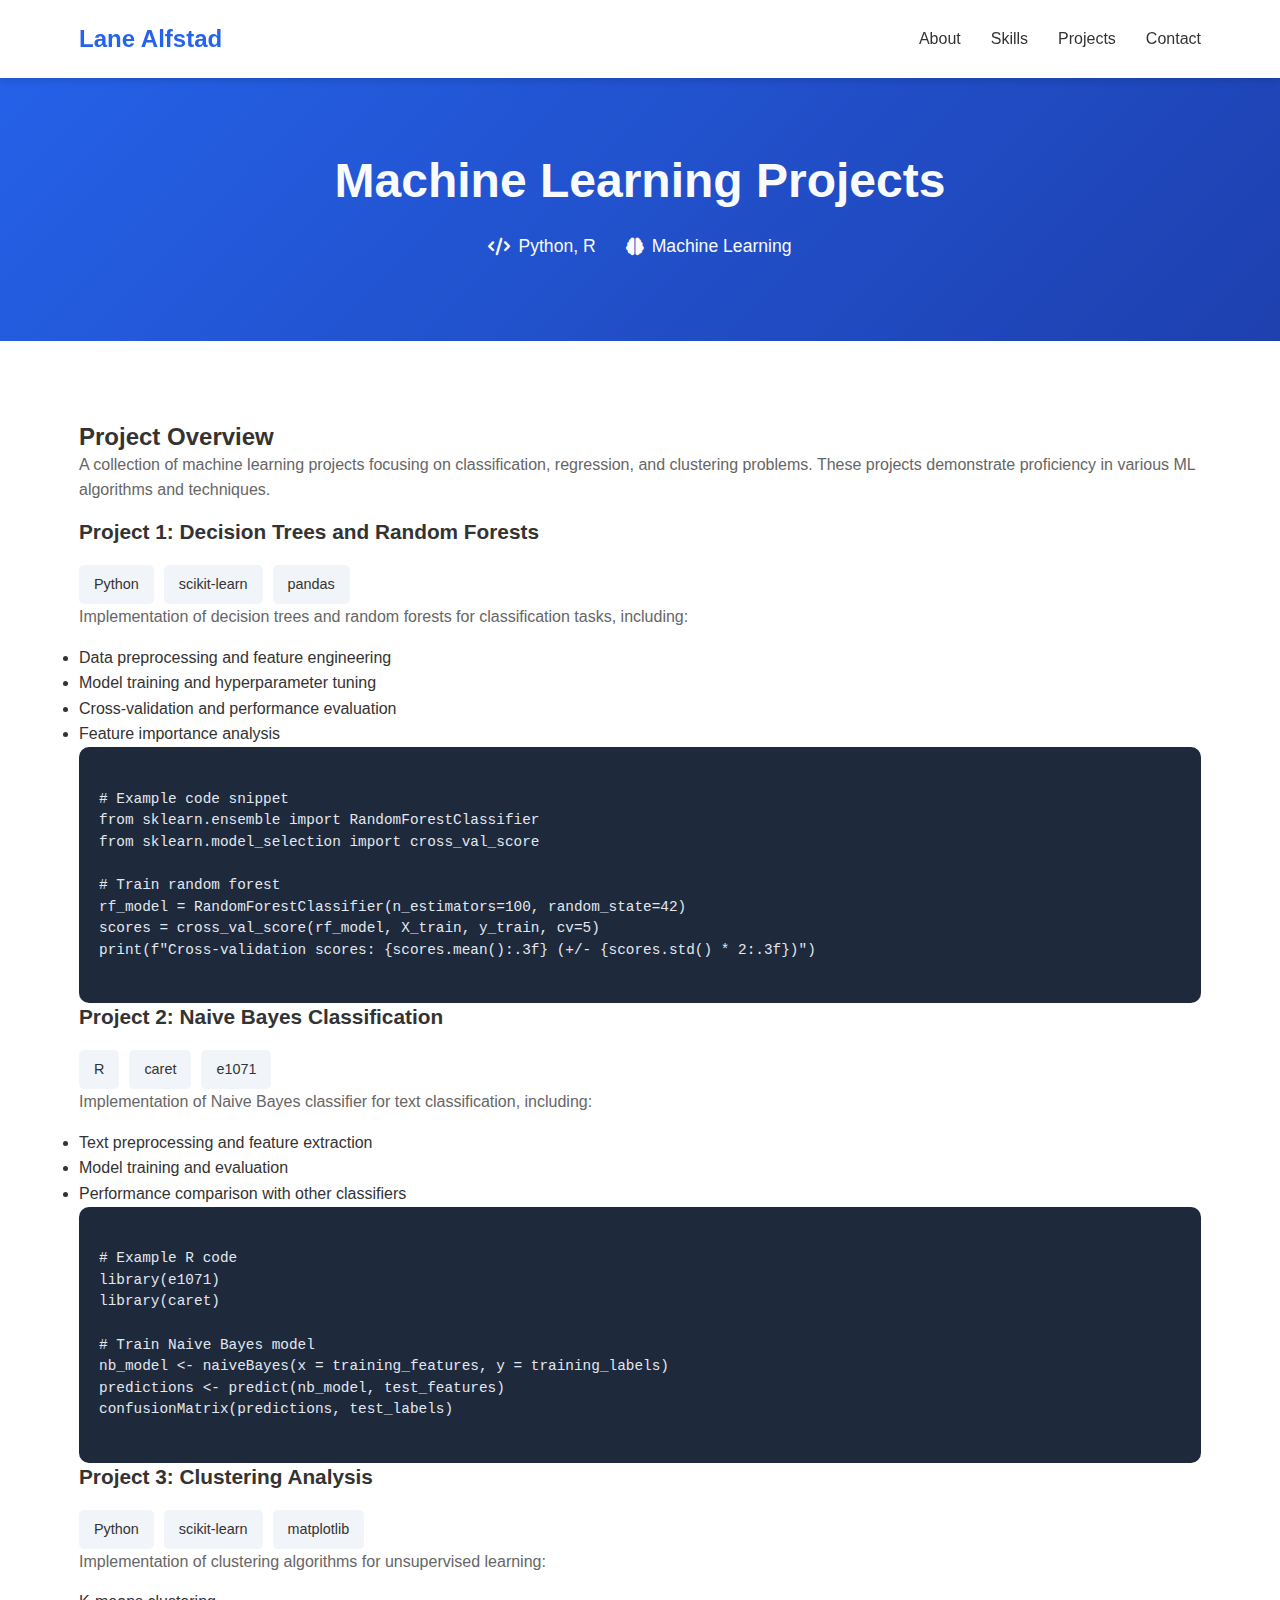
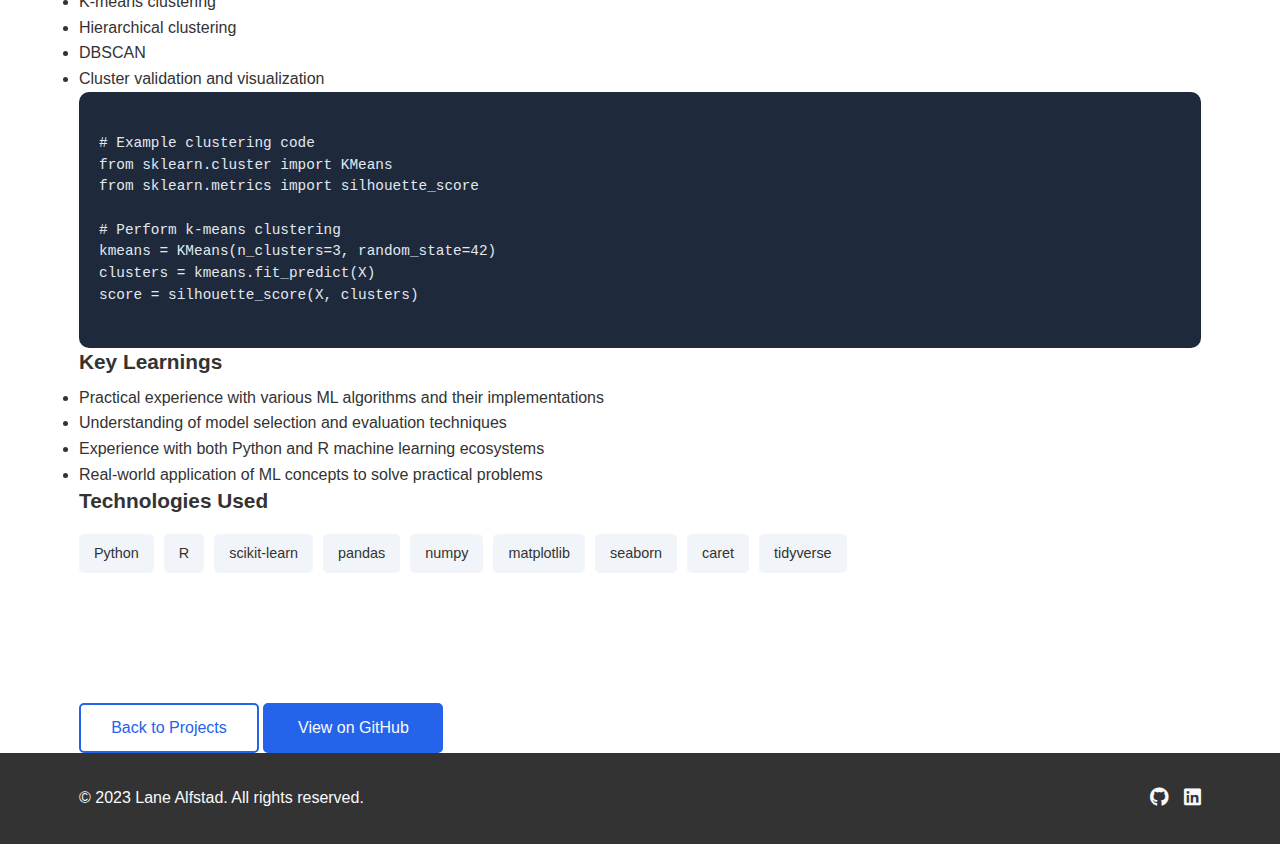
<file: projects/csci5523.html>
<!DOCTYPE html>
<html lang="en">
<head>
    <meta charset="UTF-8">
    <meta name="viewport" content="width=device-width, initial-scale=1.0">
    <title>Machine Learning Projects - Lane Alfstad</title>
    <link rel="stylesheet" href="../css/styles.css">
    <link rel="stylesheet" href="../css/project-page.css">
    <link rel="stylesheet" href="https://cdnjs.cloudflare.com/ajax/libs/font-awesome/6.4.0/css/all.min.css">
</head>
<body>
    <header>
        <div class="container">
            <nav>
                <a href="../index.html" class="logo">Lane Alfstad</a>
                <ul class="nav-links">
                    <li><a href="../index.html#about">About</a></li>
                    <li><a href="../index.html#skills">Skills</a></li>
                    <li><a href="../index.html#projects">Projects</a></li>
                    <li><a href="../index.html#contact">Contact</a></li>
                </ul>
            </nav>
        </div>
    </header>

    <section class="project-hero">
        <div class="container">
            <h1>Machine Learning Projects</h1>
            <div class="project-meta">
                <span><i class="fas fa-code"></i> Python, R</span>
                <span><i class="fas fa-brain"></i> Machine Learning</span>
            </div>
        </div>
    </section>

    <section class="project-content">
        <div class="container">
            <div class="project-section">
                <h2>Project Overview</h2>
                <p>A collection of machine learning projects focusing on classification, regression, and clustering problems. These projects demonstrate proficiency in various ML algorithms and techniques.</p>
            </div>

            <div class="project-section">
                <h3>Project 1: Decision Trees and Random Forests</h3>
                <div class="tech-stack">
                    <span>Python</span>
                    <span>scikit-learn</span>
                    <span>pandas</span>
                </div>
                <p>Implementation of decision trees and random forests for classification tasks, including:</p>
                <ul>
                    <li>Data preprocessing and feature engineering</li>
                    <li>Model training and hyperparameter tuning</li>
                    <li>Cross-validation and performance evaluation</li>
                    <li>Feature importance analysis</li>
                </ul>
                <div class="code-block">
                    <pre><code>
# Example code snippet
from sklearn.ensemble import RandomForestClassifier
from sklearn.model_selection import cross_val_score

# Train random forest
rf_model = RandomForestClassifier(n_estimators=100, random_state=42)
scores = cross_val_score(rf_model, X_train, y_train, cv=5)
print(f"Cross-validation scores: {scores.mean():.3f} (+/- {scores.std() * 2:.3f})")
                    </code></pre>
                </div>
            </div>

            <div class="project-section">
                <h3>Project 2: Naive Bayes Classification</h3>
                <div class="tech-stack">
                    <span>R</span>
                    <span>caret</span>
                    <span>e1071</span>
                </div>
                <p>Implementation of Naive Bayes classifier for text classification, including:</p>
                <ul>
                    <li>Text preprocessing and feature extraction</li>
                    <li>Model training and evaluation</li>
                    <li>Performance comparison with other classifiers</li>
                </ul>
                <div class="code-block">
                    <pre><code>
# Example R code
library(e1071)
library(caret)

# Train Naive Bayes model
nb_model <- naiveBayes(x = training_features, y = training_labels)
predictions <- predict(nb_model, test_features)
confusionMatrix(predictions, test_labels)
                    </code></pre>
                </div>
            </div>

            <div class="project-section">
                <h3>Project 3: Clustering Analysis</h3>
                <div class="tech-stack">
                    <span>Python</span>
                    <span>scikit-learn</span>
                    <span>matplotlib</span>
                </div>
                <p>Implementation of clustering algorithms for unsupervised learning:</p>
                <ul>
                    <li>K-means clustering</li>
                    <li>Hierarchical clustering</li>
                    <li>DBSCAN</li>
                    <li>Cluster validation and visualization</li>
                </ul>
                <div class="code-block">
                    <pre><code>
# Example clustering code
from sklearn.cluster import KMeans
from sklearn.metrics import silhouette_score

# Perform k-means clustering
kmeans = KMeans(n_clusters=3, random_state=42)
clusters = kmeans.fit_predict(X)
score = silhouette_score(X, clusters)
                    </code></pre>
                </div>
            </div>

            <div class="project-section">
                <h3>Key Learnings</h3>
                <ul>
                    <li>Practical experience with various ML algorithms and their implementations</li>
                    <li>Understanding of model selection and evaluation techniques</li>
                    <li>Experience with both Python and R machine learning ecosystems</li>
                    <li>Real-world application of ML concepts to solve practical problems</li>
                </ul>
            </div>

            <div class="project-section">
                <h3>Technologies Used</h3>
                <div class="tech-stack">
                    <span>Python</span>
                    <span>R</span>
                    <span>scikit-learn</span>
                    <span>pandas</span>
                    <span>numpy</span>
                    <span>matplotlib</span>
                    <span>seaborn</span>
                    <span>caret</span>
                    <span>tidyverse</span>
                </div>
            </div>
        </div>
    </section>

    <div class="project-navigation">
        <div class="container">
            <a href="../index.html#projects" class="btn secondary-btn">Back to Projects</a>
            <a href="https://github.com/lanealfstad/CSCI5523" class="btn primary-btn" target="_blank">View on GitHub</a>
        </div>
    </div>

    <footer>
        <div class="container">
            <p>&copy; 2023 Lane Alfstad. All rights reserved.</p>
            <div class="social-links">
                <a href="https://github.com/lanealfstad" target="_blank"><i class="fab fa-github"></i></a>
                <a href="https://linkedin.com/in/lanealfstad" target="_blank"><i class="fab fa-linkedin"></i></a>
            </div>
        </div>
    </footer>

    <script src="../js/main.js"></script>
</body>
</html>
</file>
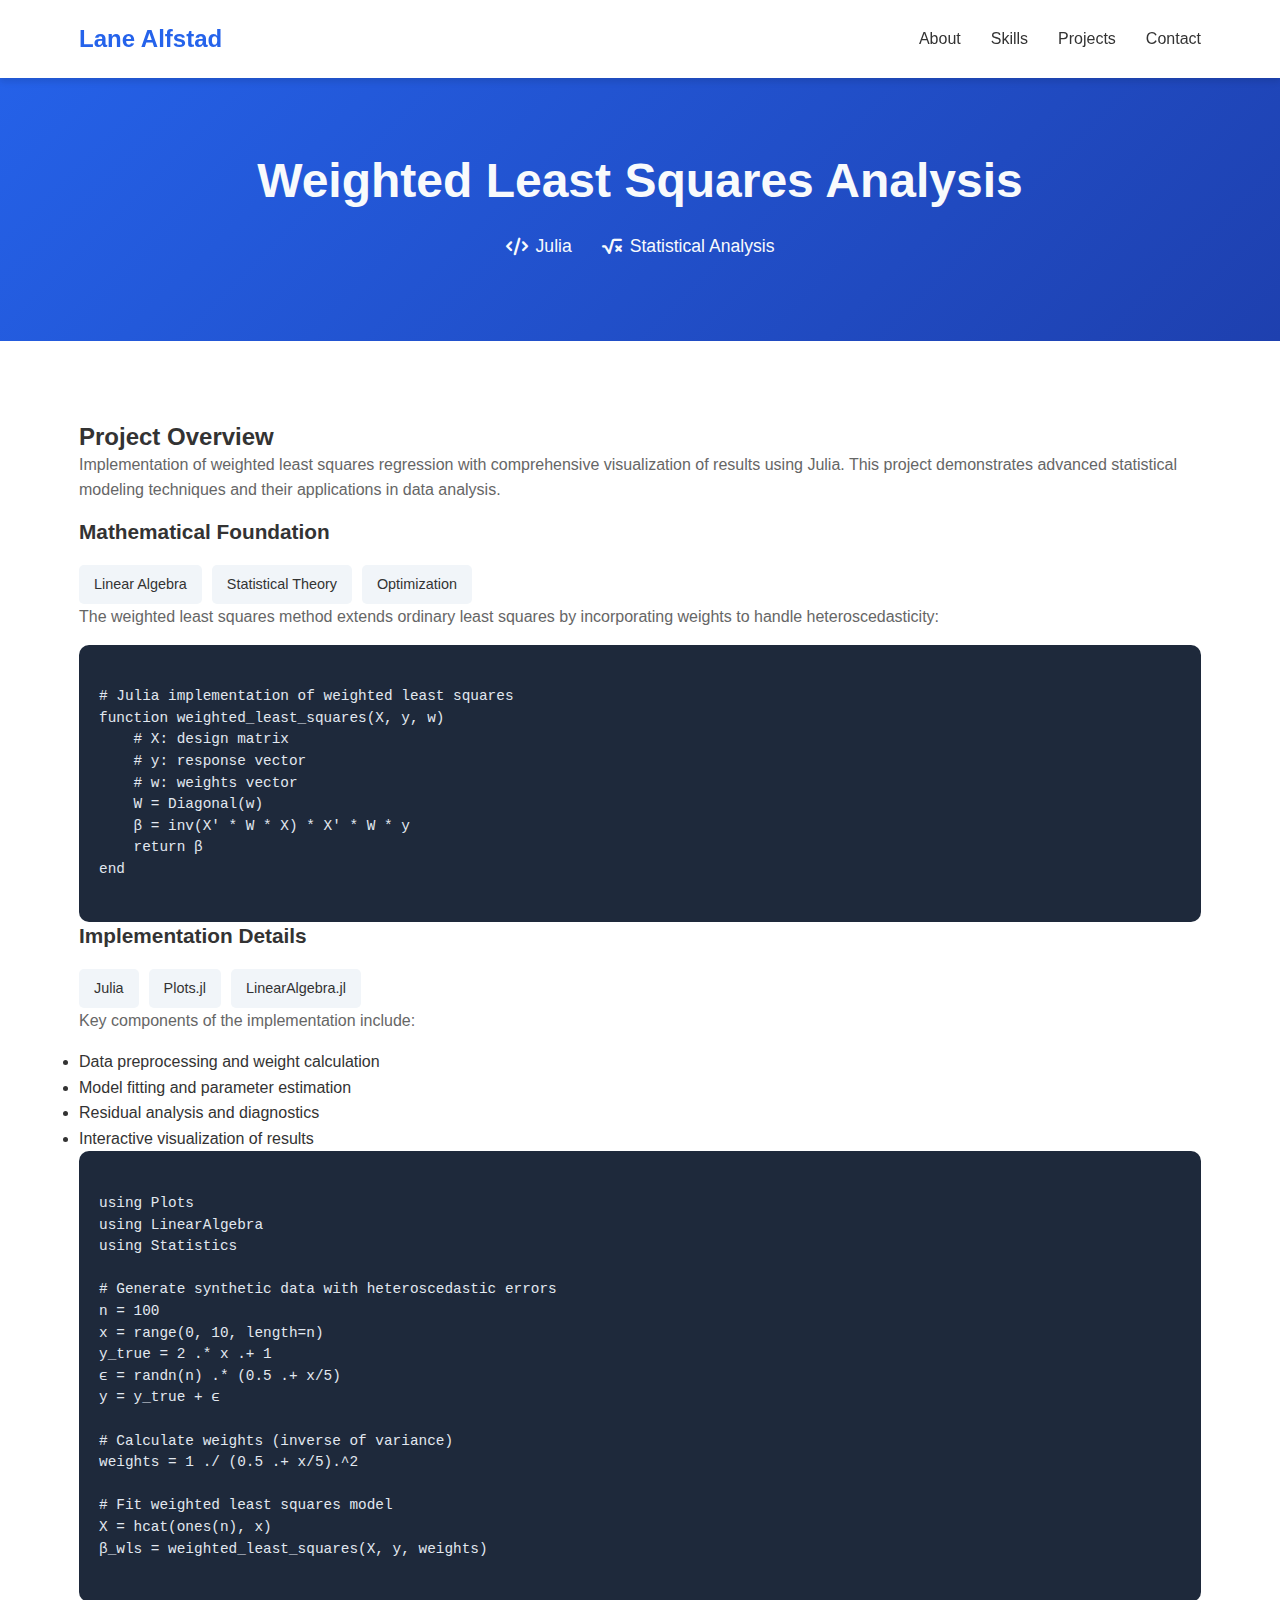
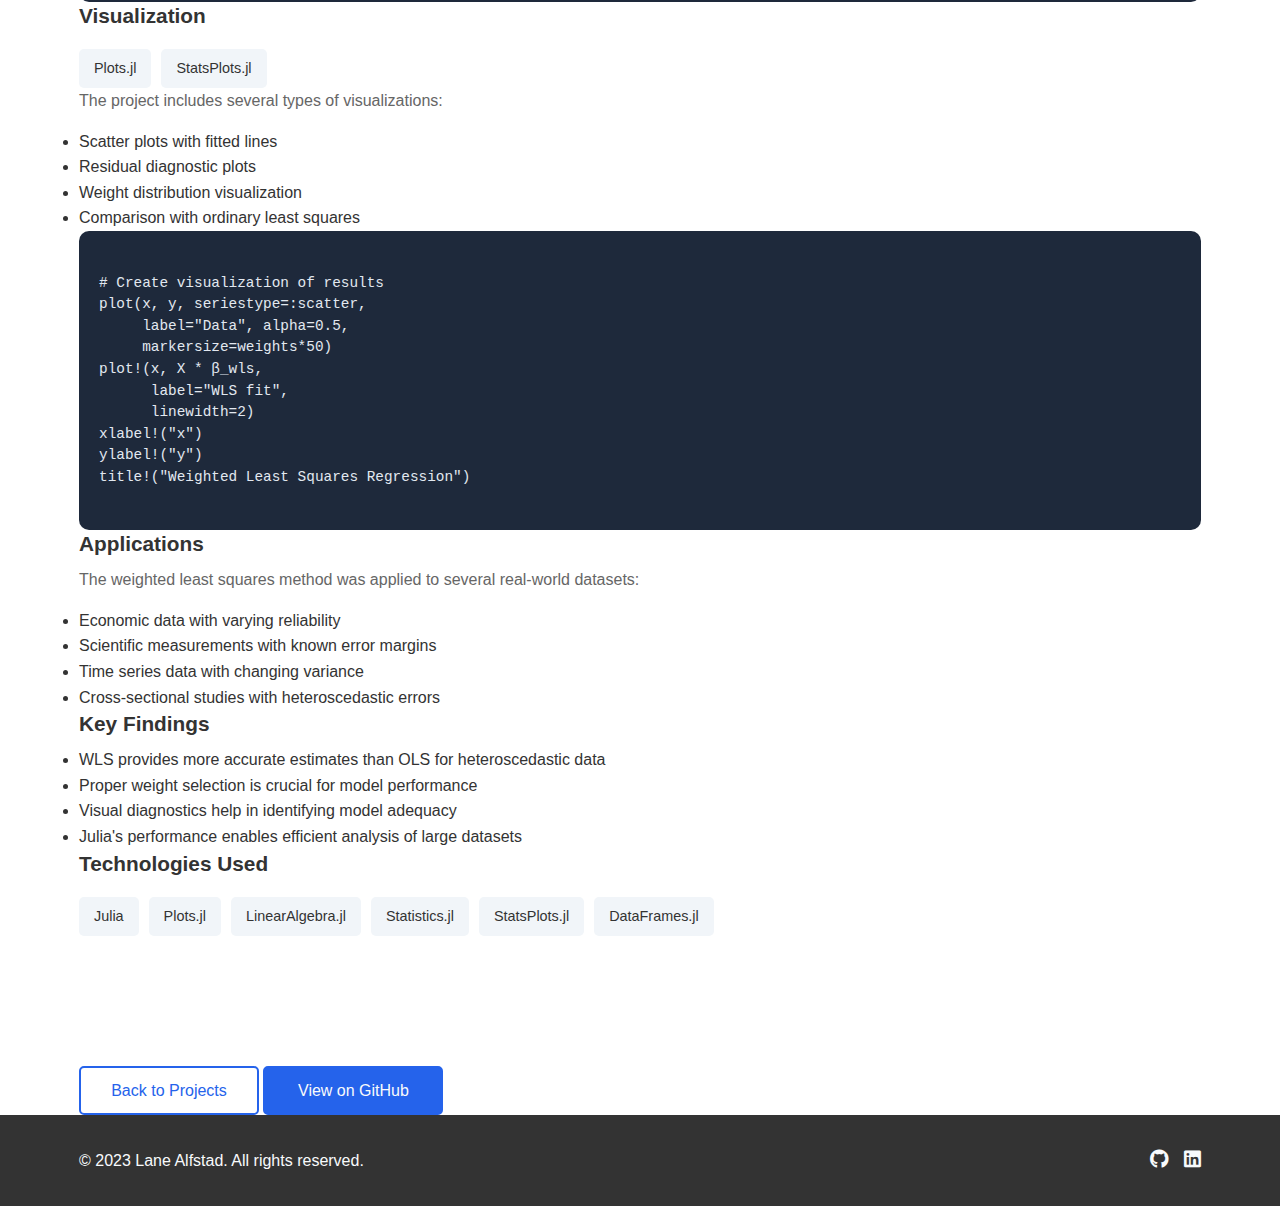
<file: projects/ie3013.html>
<!DOCTYPE html>
<html lang="en">
<head>
    <meta charset="UTF-8">
    <meta name="viewport" content="width=device-width, initial-scale=1.0">
    <title>Weighted Least Squares Analysis - Lane Alfstad</title>
    <link rel="stylesheet" href="../css/styles.css">
    <link rel="stylesheet" href="../css/project-page.css">
    <link rel="stylesheet" href="https://cdnjs.cloudflare.com/ajax/libs/font-awesome/6.4.0/css/all.min.css">
</head>
<body>
    <header>
        <div class="container">
            <nav>
                <a href="../index.html" class="logo">Lane Alfstad</a>
                <ul class="nav-links">
                    <li><a href="../index.html#about">About</a></li>
                    <li><a href="../index.html#skills">Skills</a></li>
                    <li><a href="../index.html#projects">Projects</a></li>
                    <li><a href="../index.html#contact">Contact</a></li>
                </ul>
            </nav>
        </div>
    </header>

    <section class="project-hero">
        <div class="container">
            <h1>Weighted Least Squares Analysis</h1>
            <div class="project-meta">
                <span><i class="fas fa-code"></i> Julia</span>
                <span><i class="fas fa-square-root-alt"></i> Statistical Analysis</span>
            </div>
        </div>
    </section>

    <section class="project-content">
        <div class="container">
            <div class="project-section">
                <h2>Project Overview</h2>
                <p>Implementation of weighted least squares regression with comprehensive visualization of results using Julia. This project demonstrates advanced statistical modeling techniques and their applications in data analysis.</p>
            </div>

            <div class="project-section">
                <h3>Mathematical Foundation</h3>
                <div class="tech-stack">
                    <span>Linear Algebra</span>
                    <span>Statistical Theory</span>
                    <span>Optimization</span>
                </div>
                <p>The weighted least squares method extends ordinary least squares by incorporating weights to handle heteroscedasticity:</p>
                <div class="code-block">
                    <pre><code>
# Julia implementation of weighted least squares
function weighted_least_squares(X, y, w)
    # X: design matrix
    # y: response vector
    # w: weights vector
    W = Diagonal(w)
    β = inv(X' * W * X) * X' * W * y
    return β
end
                    </code></pre>
                </div>
            </div>

            <div class="project-section">
                <h3>Implementation Details</h3>
                <div class="tech-stack">
                    <span>Julia</span>
                    <span>Plots.jl</span>
                    <span>LinearAlgebra.jl</span>
                </div>
                <p>Key components of the implementation include:</p>
                <ul>
                    <li>Data preprocessing and weight calculation</li>
                    <li>Model fitting and parameter estimation</li>
                    <li>Residual analysis and diagnostics</li>
                    <li>Interactive visualization of results</li>
                </ul>
                <div class="code-block">
                    <pre><code>
using Plots
using LinearAlgebra
using Statistics

# Generate synthetic data with heteroscedastic errors
n = 100
x = range(0, 10, length=n)
y_true = 2 .* x .+ 1
ϵ = randn(n) .* (0.5 .+ x/5)
y = y_true + ϵ

# Calculate weights (inverse of variance)
weights = 1 ./ (0.5 .+ x/5).^2

# Fit weighted least squares model
X = hcat(ones(n), x)
β_wls = weighted_least_squares(X, y, weights)
                    </code></pre>
                </div>
            </div>

            <div class="project-section">
                <h3>Visualization</h3>
                <div class="tech-stack">
                    <span>Plots.jl</span>
                    <span>StatsPlots.jl</span>
                </div>
                <p>The project includes several types of visualizations:</p>
                <ul>
                    <li>Scatter plots with fitted lines</li>
                    <li>Residual diagnostic plots</li>
                    <li>Weight distribution visualization</li>
                    <li>Comparison with ordinary least squares</li>
                </ul>
                <div class="code-block">
                    <pre><code>
# Create visualization of results
plot(x, y, seriestype=:scatter, 
     label="Data", alpha=0.5,
     markersize=weights*50)
plot!(x, X * β_wls, 
      label="WLS fit",
      linewidth=2)
xlabel!("x")
ylabel!("y")
title!("Weighted Least Squares Regression")
                    </code></pre>
                </div>
            </div>

            <div class="project-section">
                <h3>Applications</h3>
                <p>The weighted least squares method was applied to several real-world datasets:</p>
                <ul>
                    <li>Economic data with varying reliability</li>
                    <li>Scientific measurements with known error margins</li>
                    <li>Time series data with changing variance</li>
                    <li>Cross-sectional studies with heteroscedastic errors</li>
                </ul>
            </div>

            <div class="project-section">
                <h3>Key Findings</h3>
                <ul>
                    <li>WLS provides more accurate estimates than OLS for heteroscedastic data</li>
                    <li>Proper weight selection is crucial for model performance</li>
                    <li>Visual diagnostics help in identifying model adequacy</li>
                    <li>Julia's performance enables efficient analysis of large datasets</li>
                </ul>
            </div>

            <div class="project-section">
                <h3>Technologies Used</h3>
                <div class="tech-stack">
                    <span>Julia</span>
                    <span>Plots.jl</span>
                    <span>LinearAlgebra.jl</span>
                    <span>Statistics.jl</span>
                    <span>StatsPlots.jl</span>
                    <span>DataFrames.jl</span>
                </div>
            </div>
        </div>
    </section>

    <div class="project-navigation">
        <div class="container">
            <a href="../index.html#projects" class="btn secondary-btn">Back to Projects</a>
            <a href="https://github.com/lanealfstad/IE3013" class="btn primary-btn" target="_blank">View on GitHub</a>
        </div>
    </div>

    <footer>
        <div class="container">
            <p>&copy; 2023 Lane Alfstad. All rights reserved.</p>
            <div class="social-links">
                <a href="https://github.com/lanealfstad" target="_blank"><i class="fab fa-github"></i></a>
                <a href="https://linkedin.com/in/lanealfstad" target="_blank"><i class="fab fa-linkedin"></i></a>
            </div>
        </div>
    </footer>

    <script src="../js/main.js"></script>
</body>
</html>
</file>
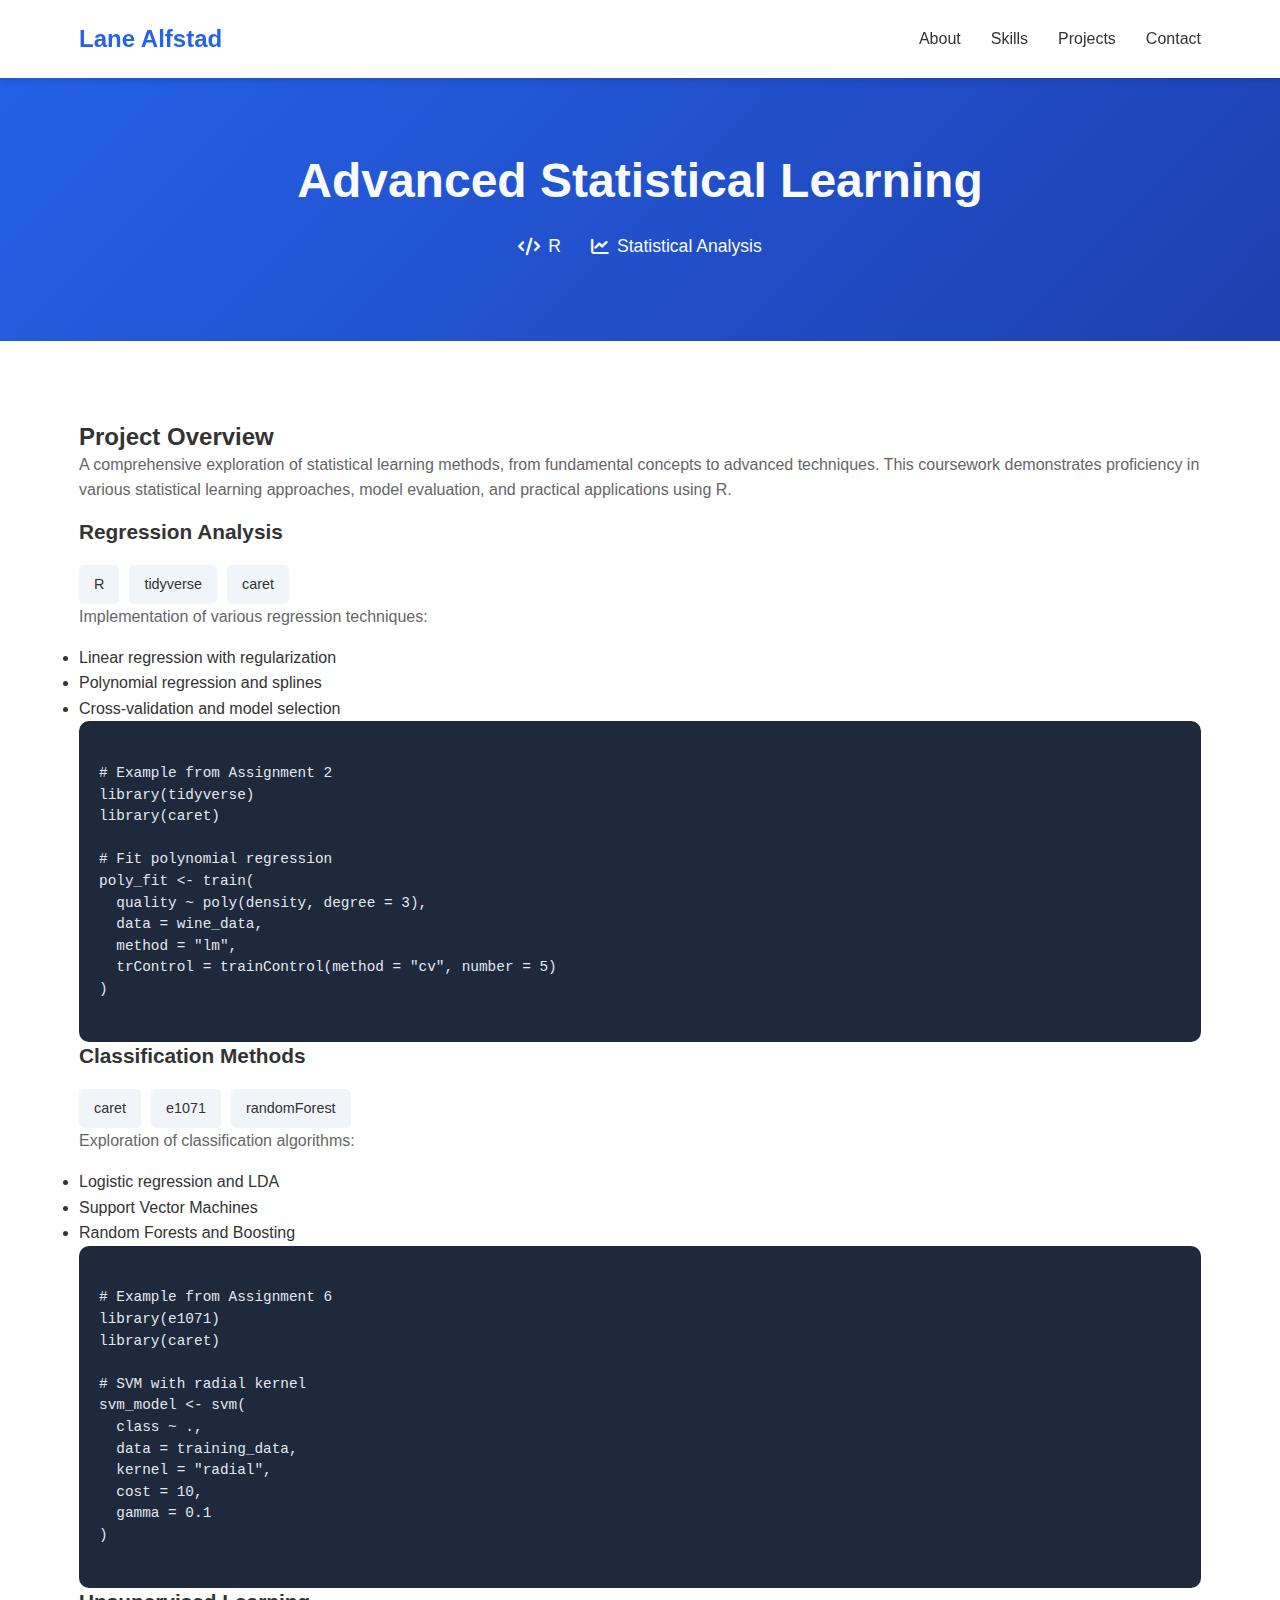
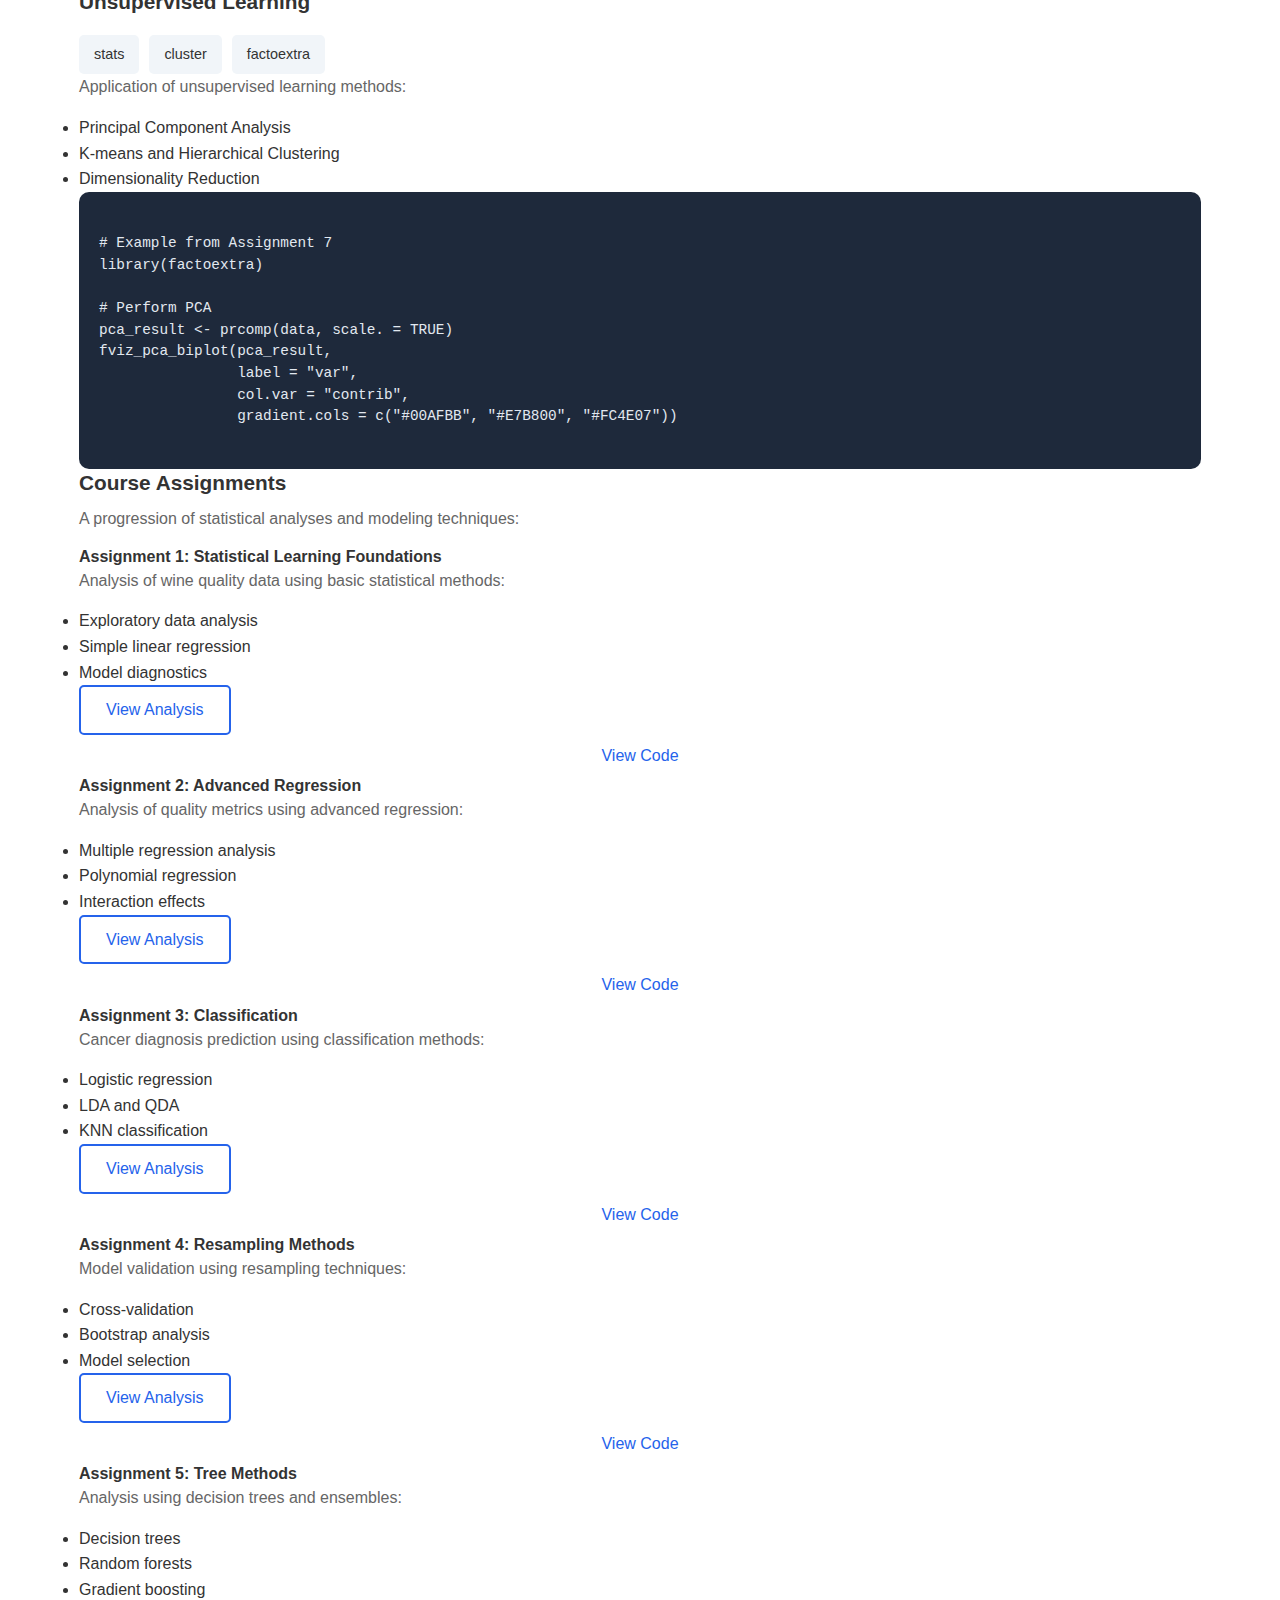
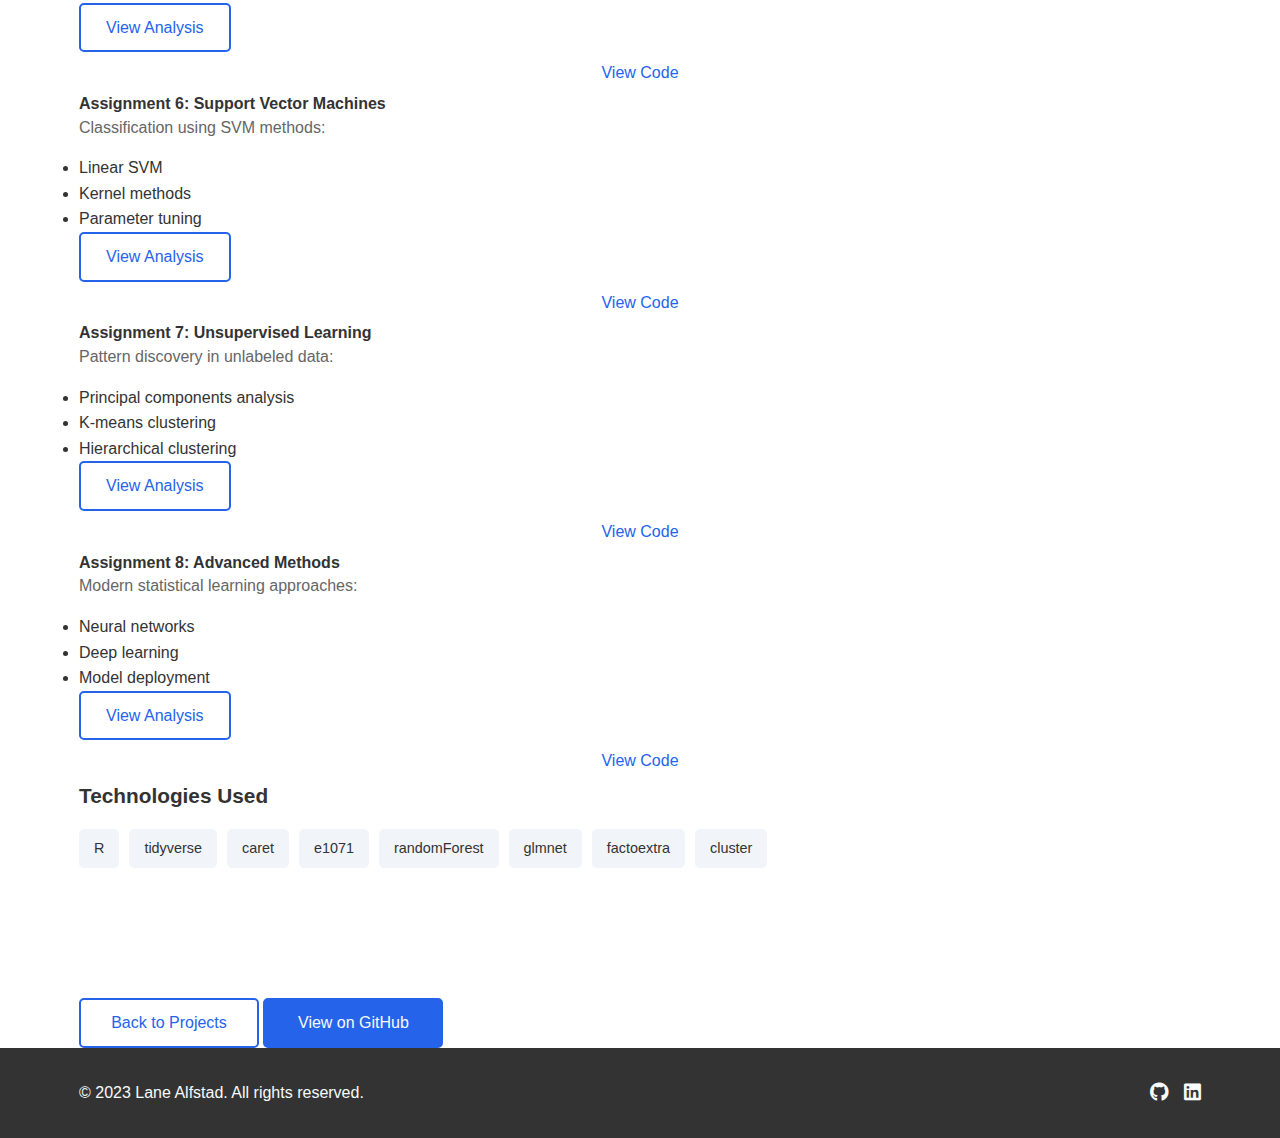
<file: projects/ie5533.html>
<!DOCTYPE html>
<html lang="en">
<head>
    <meta charset="UTF-8">
    <meta name="viewport" content="width=device-width, initial-scale=1.0">
    <title>Advanced Statistical Learning - Lane Alfstad</title>
    <link rel="stylesheet" href="../css/styles.css">
    <link rel="stylesheet" href="../css/project-page.css">
    <link rel="stylesheet" href="https://cdnjs.cloudflare.com/ajax/libs/font-awesome/6.4.0/css/all.min.css">
</head>
<body>
    <header>
        <div class="container">
            <nav>
                <a href="../index.html" class="logo">Lane Alfstad</a>
                <ul class="nav-links">
                    <li><a href="../index.html#about">About</a></li>
                    <li><a href="../index.html#skills">Skills</a></li>
                    <li><a href="../index.html#projects">Projects</a></li>
                    <li><a href="../index.html#contact">Contact</a></li>
                </ul>
            </nav>
        </div>
    </header>

    <section class="project-hero">
        <div class="container">
            <h1>Advanced Statistical Learning</h1>
            <div class="project-meta">
                <span><i class="fas fa-code"></i> R</span>
                <span><i class="fas fa-chart-line"></i> Statistical Analysis</span>
            </div>
        </div>
    </section>

    <section class="project-content">
        <div class="container">
            <div class="project-section">
                <h2>Project Overview</h2>
                <p>A comprehensive exploration of statistical learning methods, from fundamental concepts to advanced techniques. This coursework demonstrates proficiency in various statistical learning approaches, model evaluation, and practical applications using R.</p>
            </div>

            <div class="project-section">
                <h3>Regression Analysis</h3>
                <div class="tech-stack">
                    <span>R</span>
                    <span>tidyverse</span>
                    <span>caret</span>
                </div>
                <p>Implementation of various regression techniques:</p>
                <ul>
                    <li>Linear regression with regularization</li>
                    <li>Polynomial regression and splines</li>
                    <li>Cross-validation and model selection</li>
                </ul>
                <div class="code-block">
                    <pre><code>
# Example from Assignment 2
library(tidyverse)
library(caret)

# Fit polynomial regression
poly_fit <- train(
  quality ~ poly(density, degree = 3),
  data = wine_data,
  method = "lm",
  trControl = trainControl(method = "cv", number = 5)
)
                    </code></pre>
                </div>
            </div>

            <div class="project-section">
                <h3>Classification Methods</h3>
                <div class="tech-stack">
                    <span>caret</span>
                    <span>e1071</span>
                    <span>randomForest</span>
                </div>
                <p>Exploration of classification algorithms:</p>
                <ul>
                    <li>Logistic regression and LDA</li>
                    <li>Support Vector Machines</li>
                    <li>Random Forests and Boosting</li>
                </ul>
                <div class="code-block">
                    <pre><code>
# Example from Assignment 6
library(e1071)
library(caret)

# SVM with radial kernel
svm_model <- svm(
  class ~ .,
  data = training_data,
  kernel = "radial",
  cost = 10,
  gamma = 0.1
)
                    </code></pre>
                </div>
            </div>

            <div class="project-section">
                <h3>Unsupervised Learning</h3>
                <div class="tech-stack">
                    <span>stats</span>
                    <span>cluster</span>
                    <span>factoextra</span>
                </div>
                <p>Application of unsupervised learning methods:</p>
                <ul>
                    <li>Principal Component Analysis</li>
                    <li>K-means and Hierarchical Clustering</li>
                    <li>Dimensionality Reduction</li>
                </ul>
                <div class="code-block">
                    <pre><code>
# Example from Assignment 7
library(factoextra)

# Perform PCA
pca_result <- prcomp(data, scale. = TRUE)
fviz_pca_biplot(pca_result,
                label = "var",
                col.var = "contrib",
                gradient.cols = c("#00AFBB", "#E7B800", "#FC4E07"))
                    </code></pre>
                </div>
            </div>

            <div class="project-section">
                <h3>Course Assignments</h3>
                <p>A progression of statistical analyses and modeling techniques:</p>
                
                <div class="assignment-grid">
                    <div class="assignment-card">
                        <h4>Assignment 1: Statistical Learning Foundations</h4>
                        <p>Analysis of wine quality data using basic statistical methods:</p>
                        <ul>
                            <li>Exploratory data analysis</li>
                            <li>Simple linear regression</li>
                            <li>Model diagnostics</li>
                        </ul>
                        <div class="assignment-links">
                            <a href="../IE5533/Assignment1/Assignment1Markdown.html" class="btn secondary-btn">View Analysis</a>
                            <a href="../IE5533/Assignment1/Assignment1.R" class="btn project-btn">View Code</a>
                        </div>
                    </div>

                    <div class="assignment-card">
                        <h4>Assignment 2: Advanced Regression</h4>
                        <p>Analysis of quality metrics using advanced regression:</p>
                        <ul>
                            <li>Multiple regression analysis</li>
                            <li>Polynomial regression</li>
                            <li>Interaction effects</li>
                        </ul>
                        <div class="assignment-links">
                            <a href="../IE5533/Assignment2/Assignment2Markdown.html" class="btn secondary-btn">View Analysis</a>
                            <a href="../IE5533/Assignment2/Assignment2.R" class="btn project-btn">View Code</a>
                        </div>
                    </div>

                    <div class="assignment-card">
                        <h4>Assignment 3: Classification</h4>
                        <p>Cancer diagnosis prediction using classification methods:</p>
                        <ul>
                            <li>Logistic regression</li>
                            <li>LDA and QDA</li>
                            <li>KNN classification</li>
                        </ul>
                        <div class="assignment-links">
                            <a href="../IE5533/Assignment3/Assignment3Markdown.html" class="btn secondary-btn">View Analysis</a>
                            <a href="../IE5533/Assignment3/Assignment3.R" class="btn project-btn">View Code</a>
                        </div>
                    </div>

                    <div class="assignment-card">
                        <h4>Assignment 4: Resampling Methods</h4>
                        <p>Model validation using resampling techniques:</p>
                        <ul>
                            <li>Cross-validation</li>
                            <li>Bootstrap analysis</li>
                            <li>Model selection</li>
                        </ul>
                        <div class="assignment-links">
                            <a href="../IE5533/Assignment4/Assignment4Markdown.html" class="btn secondary-btn">View Analysis</a>
                            <a href="../IE5533/Assignment4/Assignment4.R" class="btn project-btn">View Code</a>
                        </div>
                    </div>

                    <div class="assignment-card">
                        <h4>Assignment 5: Tree Methods</h4>
                        <p>Analysis using decision trees and ensembles:</p>
                        <ul>
                            <li>Decision trees</li>
                            <li>Random forests</li>
                            <li>Gradient boosting</li>
                        </ul>
                        <div class="assignment-links">
                            <a href="../IE5533/Assignment5/Assignment5Markdown.html" class="btn secondary-btn">View Analysis</a>
                            <a href="../IE5533/Assignment5/Assignment5.R" class="btn project-btn">View Code</a>
                        </div>
                    </div>

                    <div class="assignment-card">
                        <h4>Assignment 6: Support Vector Machines</h4>
                        <p>Classification using SVM methods:</p>
                        <ul>
                            <li>Linear SVM</li>
                            <li>Kernel methods</li>
                            <li>Parameter tuning</li>
                        </ul>
                        <div class="assignment-links">
                            <a href="../IE5533/Assignment6/Assignment6Markdown.html" class="btn secondary-btn">View Analysis</a>
                            <a href="../IE5533/Assignment6/Assignment6.R" class="btn project-btn">View Code</a>
                        </div>
                    </div>

                    <div class="assignment-card">
                        <h4>Assignment 7: Unsupervised Learning</h4>
                        <p>Pattern discovery in unlabeled data:</p>
                        <ul>
                            <li>Principal components analysis</li>
                            <li>K-means clustering</li>
                            <li>Hierarchical clustering</li>
                        </ul>
                        <div class="assignment-links">
                            <a href="../IE5533/Assignment7/Assignment7Markdown.html" class="btn secondary-btn">View Analysis</a>
                            <a href="../IE5533/Assignment7/Assignment7.R" class="btn project-btn">View Code</a>
                        </div>
                    </div>

                    <div class="assignment-card">
                        <h4>Assignment 8: Advanced Methods</h4>
                        <p>Modern statistical learning approaches:</p>
                        <ul>
                            <li>Neural networks</li>
                            <li>Deep learning</li>
                            <li>Model deployment</li>
                        </ul>
                        <div class="assignment-links">
                            <a href="../IE5533/Assignment8/Assignment8Markdown.html" class="btn secondary-btn">View Analysis</a>
                            <a href="../IE5533/Assignment8/Assignment8.R" class="btn project-btn">View Code</a>
                        </div>
                    </div>
                </div>
            </div>

            <div class="project-section">
                <h3>Technologies Used</h3>
                <div class="tech-stack">
                    <span>R</span>
                    <span>tidyverse</span>
                    <span>caret</span>
                    <span>e1071</span>
                    <span>randomForest</span>
                    <span>glmnet</span>
                    <span>factoextra</span>
                    <span>cluster</span>
                </div>
            </div>
        </div>
    </section>

    <div class="project-navigation">
        <div class="container">
            <a href="../index.html#projects" class="btn secondary-btn">Back to Projects</a>
            <a href="https://github.com/lanealfstad/IE5533" class="btn primary-btn" target="_blank">View on GitHub</a>
        </div>
    </div>

    <footer>
        <div class="container">
            <p>&copy; 2023 Lane Alfstad. All rights reserved.</p>
            <div class="social-links">
                <a href="https://github.com/lanealfstad" target="_blank"><i class="fab fa-github"></i></a>
                <a href="https://linkedin.com/in/lanealfstad" target="_blank"><i class="fab fa-linkedin"></i></a>
            </div>
        </div>
    </footer>

    <script src="../js/main.js"></script>
</body>
</html>
</file>
<file: css/styles.css>
/* Base Styles */
:root {
    --primary-color: #2563eb;
    --secondary-color: #1e40af;
    --accent-color: #3b82f6;
    --text-color: #333;
    --light-text: #f8fafc;
    --background: #ffffff;
    --light-background: #f1f5f9;
    --border-color: #e2e8f0;
    --shadow: 0 4px 6px rgba(0, 0, 0, 0.1);
    --transition: all 0.3s ease;
}

* {
    margin: 0;
    padding: 0;
    box-sizing: border-box;
}

body {
    font-family: 'Roboto', sans-serif;
    line-height: 1.6;
    color: var(--text-color);
    background-color: var(--background);
}

.container {
    width: 90%;
    max-width: 1200px;
    margin: 0 auto;
    padding: 0 15px;
}

h1, h2, h3, h4, h5, h6 {
    font-family: 'Montserrat', sans-serif;
    font-weight: 600;
    line-height: 1.3;
}

a {
    text-decoration: none;
    color: var(--primary-color);
    transition: var(--transition);
}

a:hover {
    color: var(--secondary-color);
}

.btn {
    display: inline-block;
    padding: 10px 25px;
    border-radius: 5px;
    font-weight: 500;
    cursor: pointer;
    transition: var(--transition);
    text-align: center;
}

.primary-btn {
    background-color: var(--primary-color);
    color: var(--light-text);
    border: 2px solid var(--primary-color);
}

.primary-btn:hover {
    background-color: var(--secondary-color);
    border-color: var(--secondary-color);
    color: var(--light-text);
}

.secondary-btn {
    background-color: transparent;
    color: var(--primary-color);
    border: 2px solid var(--primary-color);
}

.secondary-btn:hover {
    background-color: var(--primary-color);
    color: var(--light-text);
}

.section-title {
    text-align: center;
    margin-bottom: 50px;
    font-size: 2.5rem;
    position: relative;
    padding-bottom: 15px;
}

.section-title::after {
    content: '';
    position: absolute;
    bottom: 0;
    left: 50%;
    transform: translateX(-50%);
    width: 80px;
    height: 4px;
    background-color: var(--primary-color);
}

/* Header & Navigation */
header {
    background-color: var(--background);
    box-shadow: var(--shadow);
    position: fixed;
    width: 100%;
    top: 0;
    z-index: 1000;
}

nav {
    display: flex;
    justify-content: space-between;
    align-items: center;
    padding: 20px 0;
}

.logo {
    font-size: 1.5rem;
    font-weight: 700;
    font-family: 'Montserrat', sans-serif;
    color: var(--primary-color);
}

.nav-links {
    display: flex;
    list-style: none;
}

.nav-links li {
    margin-left: 30px;
}

.nav-links a {
    color: var(--text-color);
    font-weight: 500;
    transition: var(--transition);
}

.nav-links a:hover {
    color: var(--primary-color);
}

.hamburger {
    display: none;
    cursor: pointer;
}

.hamburger span {
    display: block;
    width: 25px;
    height: 3px;
    background-color: var(--text-color);
    margin: 5px 0;
    transition: var(--transition);
}

/* Hero Section */
#hero {
    padding: 150px 0 100px;
    background: linear-gradient(135deg, var(--light-background), var(--background));
}

.hero-content {
    text-align: center;
    max-width: 800px;
    margin: 0 auto;
}

.hero-content h1 {
    font-size: 3.5rem;
    margin-bottom: 20px;
}

.hero-content h2 {
    font-size: 2rem;
    font-weight: 400;
    margin-bottom: 20px;
    color: var(--primary-color);
}

.hero-content p {
    font-size: 1.2rem;
    margin-bottom: 40px;
}

.highlight {
    color: var(--primary-color);
}

.cta-buttons {
    display: flex;
    justify-content: center;
    gap: 20px;
}

/* About Section */
#about {
    padding: 100px 0;
    background-color: var(--background);
}

.about-content {
    display: flex;
    align-items: center;
    gap: 50px;
}

.about-text {
    flex: 1;
}

.about-text p {
    margin-bottom: 20px;
    font-size: 1.1rem;
}

.about-image {
    flex: 1;
    text-align: center;
}

.profile-photo {
    width: 300px;
    height: 300px;
    border-radius: 50%;
    object-fit: cover;
    border: 5px solid var(--primary-color);
    box-shadow: 0 4px 15px rgba(0, 0, 0, 0.1);
    transition: transform 0.3s ease, box-shadow 0.3s ease;
}

.profile-photo:hover {
    transform: scale(1.02);
    box-shadow: 0 6px 20px rgba(0, 0, 0, 0.15);
}

/* Skills Section */
#skills {
    padding: 100px 0;
    background-color: var(--light-background);
}

.skills-grid {
    display: grid;
    grid-template-columns: repeat(auto-fit, minmax(250px, 1fr));
    gap: 30px;
}

.skill-category {
    background-color: var(--background);
    padding: 30px;
    border-radius: 10px;
    box-shadow: var(--shadow);
    transition: var(--transition);
}

.skill-category:hover {
    transform: translateY(-5px);
    box-shadow: 0 8px 15px rgba(0, 0, 0, 0.1);
}

.skill-category h3 {
    margin-bottom: 20px;
    display: flex;
    align-items: center;
    gap: 10px;
    color: var(--primary-color);
}

.skill-category ul {
    list-style: none;
}

.skill-category li {
    margin-bottom: 10px;
    position: relative;
    padding-left: 20px;
}

.skill-category li::before {
    content: '•';
    position: absolute;
    left: 0;
    color: var(--primary-color);
}

/* Projects Section */
#projects {
    padding: 100px 0;
    background-color: var(--background);
}

.project-filter {
    display: flex;
    justify-content: center;
    flex-wrap: wrap;
    margin-bottom: 30px;
    gap: 10px;
}

.filter-btn {
    padding: 8px 20px;
    background-color: var(--light-background);
    border: none;
    border-radius: 5px;
    cursor: pointer;
    transition: var(--transition);
}

.filter-btn:hover, .filter-btn.active {
    background-color: var(--primary-color);
    color: var(--light-text);
}

.project-grid {
    display: grid;
    grid-template-columns: repeat(auto-fill, minmax(350px, 1fr));
    gap: 30px;
}

.project-card {
    background-color: var(--background);
    border-radius: 10px;
    overflow: hidden;
    box-shadow: var(--shadow);
    transition: var(--transition);
}

.project-card:hover {
    transform: translateY(-5px);
    box-shadow: 0 8px 15px rgba(0, 0, 0, 0.1);
}

.project-img {
    height: 200px;
    overflow: hidden;
}

.project-img img {
    width: 100%;
    height: 100%;
    object-fit: cover;
    transition: var(--transition);
}

.project-card:hover .project-img img {
    transform: scale(1.05);
}

.project-content {
    padding: 20px;
}

.project-content h3 {
    margin-bottom: 10px;
    font-size: 1.3rem;
}

.project-content p {
    margin-bottom: 15px;
    color: #666;
}

.project-tags {
    display: flex;
    flex-wrap: wrap;
    gap: 10px;
    margin-bottom: 15px;
}

.project-tags span {
    background-color: var(--light-background);
    padding: 5px 10px;
    border-radius: 20px;
    font-size: 0.8rem;
}

.project-btn {
    width: 100%;
    text-align: center;
    padding: 8px;
}

/* Contact Section */
#contact {
    padding: 100px 0;
    background-color: var(--light-background);
}

.contact-content {
    display: grid;
    grid-template-columns: 1fr 2fr;
    gap: 50px;
}

.contact-info {
    display: flex;
    flex-direction: column;
    gap: 30px;
}

.contact-item {
    display: flex;
    align-items: center;
    gap: 15px;
}

.contact-item i {
    font-size: 1.5rem;
    color: var(--primary-color);
}

.form-group {
    margin-bottom: 20px;
}

.form-group label {
    display: block;
    margin-bottom: 5px;
    font-weight: 500;
}

.form-group input, .form-group textarea {
    width: 100%;
    padding: 10px;
    border: 1px solid var(--border-color);
    border-radius: 5px;
    transition: var(--transition);
}

.form-group input:focus, .form-group textarea:focus {
    outline: none;
    border-color: var(--primary-color);
}

/* Footer */
footer {
    background-color: var(--text-color);
    padding: 30px 0;
    color: var(--light-text);
}

footer .container {
    display: flex;
    justify-content: space-between;
    align-items: center;
}

.social-links {
    display: flex;
    gap: 15px;
}

.social-links a {
    color: var(--light-text);
    font-size: 1.2rem;
    transition: var(--transition);
}

.social-links a:hover {
    color: var(--primary-color);
}

/* Media Queries */
@media (max-width: 992px) {
    .about-content {
        flex-direction: column;
    }
    
    .contact-content {
        grid-template-columns: 1fr;
    }
}

@media (max-width: 768px) {
    .hamburger {
        display: block;
    }
    
    .nav-links {
        position: fixed;
        top: 70px;
        left: -100%;
        background-color: var(--background);
        width: 100%;
        flex-direction: column;
        align-items: center;
        padding: 30px 0;
        box-shadow: 0 5px 10px rgba(0, 0, 0, 0.1);
        transition: var(--transition);
    }
    
    .nav-links.active {
        left: 0;
    }
    
    .nav-links li {
        margin: 15px 0;
    }
    
    .hero-content h1 {
        font-size: 2.5rem;
    }
    
    .hero-content h2 {
        font-size: 1.5rem;
    }
    
    .cta-buttons {
        flex-direction: column;
        gap: 15px;
    }
    
    .project-grid {
        grid-template-columns: 1fr;
    }
    
    footer .container {
        flex-direction: column;
        gap: 20px;
        text-align: center;
    }
    
    .profile-photo {
        width: 250px;
        height: 250px;
    }
}

@media (max-width: 480px) {
    .profile-photo {
        width: 200px;
        height: 200px;
    }
}
</file>
<file: css/project-page.css>
/* Project Page Specific Styles */
.project-hero {
    padding: 150px 0 80px;
    background: linear-gradient(135deg, var(--primary-color), var(--secondary-color));
    color: var(--light-text);
    text-align: center;
}

.project-hero h1 {
    font-size: 3rem;
    margin-bottom: 20px;
}

.project-meta {
    display: flex;
    justify-content: center;
    gap: 30px;
    font-size: 1.1rem;
}

.project-meta span {
    display: flex;
    align-items: center;
    gap: 8px;
}

.project-content {
    padding: 80px 0;
}

.project-overview {
    max-width: 800px;
    margin: 0 auto 60px;
    text-align: center;
}

.project-overview p {
    font-size: 1.2rem;
    line-height: 1.8;
}

.project-details {
    margin-bottom: 60px;
}

.detail-section {
    margin-bottom: 40px;
}

.detail-section h3 {
    font-size: 1.8rem;
    margin-bottom: 20px;
    color: var(--primary-color);
    border-bottom: 2px solid var(--border-color);
    padding-bottom: 10px;
}

.detail-section ul {
    padding-left: 20px;
    margin-bottom: 20px;
}

.detail-section li {
    margin-bottom: 10px;
}

.visualization-gallery {
    display: grid;
    grid-template-columns: repeat(auto-fit, minmax(300px, 1fr));
    gap: 30px;
    margin-top: 30px;
}

.viz-item {
    background-color: var(--light-background);
    border-radius: 10px;
    overflow: hidden;
    box-shadow: var(--shadow);
}

.viz-item img {
    width: 100%;
    height: 200px;
    object-fit: cover;
}

.viz-item p {
    padding: 15px;
    text-align: center;
    font-weight: 500;
}

.tech-stack {
    display: flex;
    flex-wrap: wrap;
    gap: 10px;
    margin-top: 20px;
}

.tech-stack span {
    background-color: var(--light-background);
    color: var(--text-color);
    padding: 8px 15px;
    border-radius: 5px;
    font-size: 0.9rem;
}

pre {
    background-color: #1e293b;
    color: #e2e8f0;
    padding: 20px;
    border-radius: 10px;
    overflow-x: auto;
    font-family: 'Courier New', monospace;
    font-size: 0.9rem;
    line-height: 1.5;
}

code {
    display: block;
}

.project-conclusion {
    max-width: 800px;
    margin: 0 auto 60px;
}

.project-conclusion h2 {
    text-align: center;
    margin-bottom: 30px;
    font-size: 2rem;
}

.project-navigation {
    display: flex;
    justify-content: center;
    gap: 20px;
    margin-top: 50px;
}

.project-navigation .btn {
    min-width: 180px;
}

/* Responsive Styles */
@media (max-width: 768px) {
    .project-hero h1 {
        font-size: 2.2rem;
    }
    
    .project-meta {
        flex-direction: column;
        gap: 15px;
    }
    
    .visualization-gallery {
        grid-template-columns: 1fr;
    }
    
    .project-navigation {
        flex-direction: column;
        align-items: center;
    }
    
    .project-navigation .btn {
        width: 100%;
        margin-bottom: 10px;
    }
}
</file>
